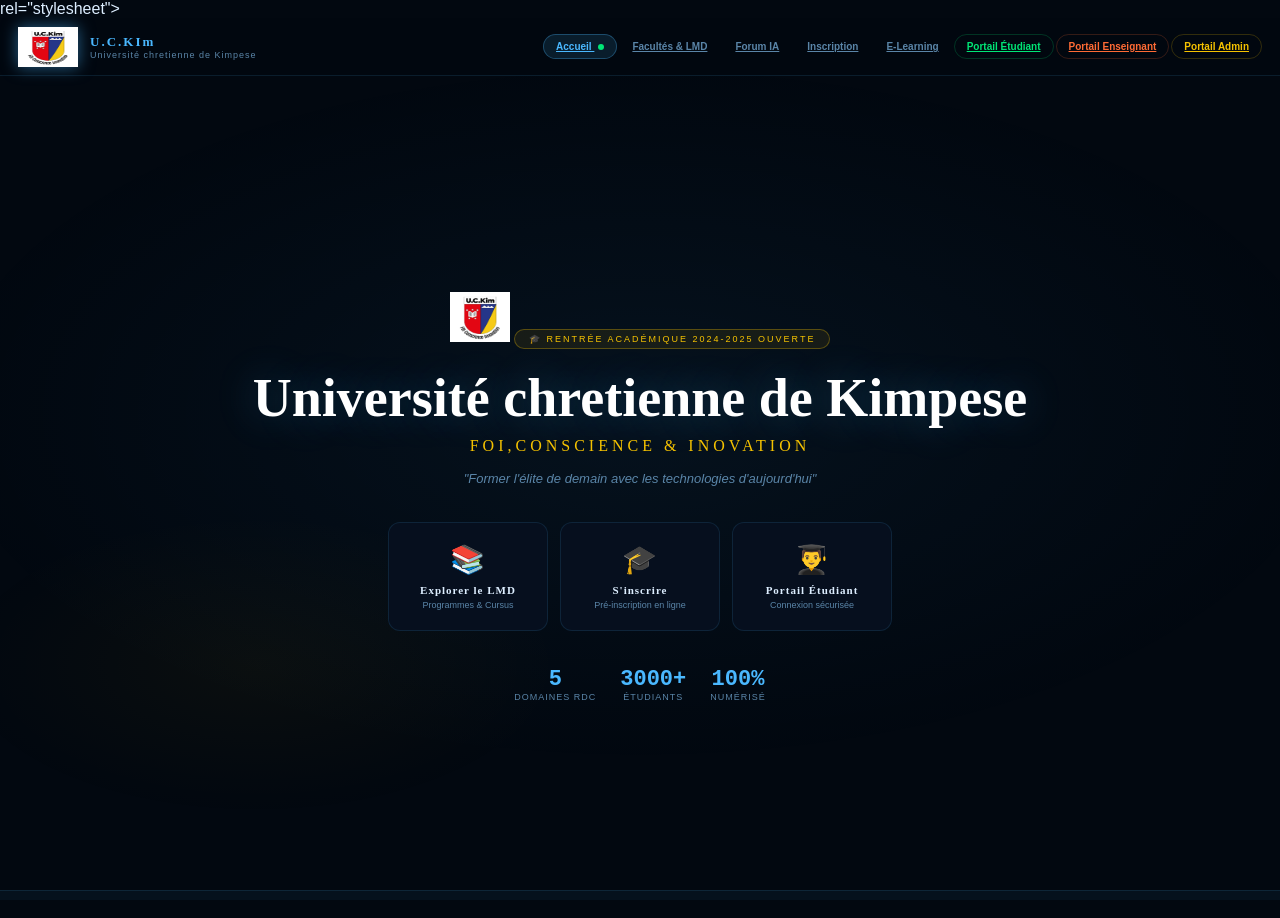
<file: html/index.html>
<!DOCTYPE html>
<html lang="fr">

<head>
    <meta charset="UTF-8">
    <meta name="viewport" content="width=device-width, initial-scale=1.0">
    <title>UCKIM — Excellence & Innovation</title>

    <!-- Fonts -->
    <link
       <link href="https://fonts.googleapis.com/css2?family=Poppins&display=swap" rel="stylesheet">
        rel="stylesheet">

    <!-- CSS -->
    <link rel="stylesheet" href="../css/main.css">
    <link rel="stylesheet" href="../css/header.css">
    <link rel="stylesheet" href="../css/components/buttons.css">
    <link rel="stylesheet" href="../css/pages/home.css">
</head>

<body>

    <!-- Animation Fond -->
    <canvas id="cvs"></canvas>

    <div class="app">
        <!-- TOPBAR -->
        <div class="topbar">
            <!-- Remplacer avec le chemin correct vers le logo dans assets/images -->
            <!-- <img src="../assets/images/logo_uckim.png" alt="UCKIM Logo"> -->
            <!-- Image placeholder from original file -->
            <img src="../assets/icons/Logo-uckim.png" alt="Logo UCKim" width="60" height="55">
            <div class="topbar-t">
                <h1>U.C.KIm </h1>
                <p>Université chretienne de Kimpese</p>
            </div>

            <div class="nav-pills">
                <a href="index.html" class="npill on">Accueil <span class="notif-dot"></span></a>
                <a href="facultes.html" class="npill">Facultés & LMD</a>
                <a href="forum.html" class="npill">Forum IA</a>
                <a href="inscription.html" class="npill">Inscription</a>
                <a href="lernen.html" class="npill">E-Learning</a>
                <a href="portail-etudiant.html" class="npill np-student">Portail Étudiant</a>
                <a href="portail-enseignant.html" class="npill np-teacher">Portail Enseignant</a>
                <a href="portail-admin.html" class="npill np-admin">Portail Admin</a>
            </div>
        </div>

        <!-- MAIN PAGES CONTAINER -->
        <div class="pages">
            <!-- ACCUEIL -->
            <div id="page-accueil" class="page on">
                <div class="hero">
                    <div class="hero-bg"></div>
                    <div class="hero-inner">
                      <img src="../assets/icons/Logo-uckim.png" alt="Logo UCKim" width="60" height="50">
                        <div class="hero-badge">🎓 Rentrée Académique 2024-2025 Ouverte</div>
                        <h1>Université chretienne de Kimpese</span></h1>
                        <div class="hero-sub">Foi,Conscience & Inovation</div>
                        <div class="hero-devise">"Former l'élite de demain avec les technologies d'aujourd'hui"</div>

                        <div class="hero-cta">
                            <a href="facultes.html" style="text-decoration:none; color:inherit;">
                                <div class="cta-card">
                                    <div class="cta-icon">📚</div>
                                    <div class="cta-title">Explorer le LMD</div>
                                    <div class="cta-sub">Programmes & Cursus</div>
                                </div>
                            </a>
                            <a href="inscription.html" style="text-decoration:none; color:inherit;">
                                <div class="cta-card gold">
                                    <div class="cta-icon">🎓</div>
                                    <div class="cta-title">S'inscrire</div>
                                    <div class="cta-sub">Pré-inscription en ligne</div>
                                </div>
                            </a>
                            <a href="portail-etudiant.html" style="text-decoration:none; color:inherit;">
                                <div class="cta-card green">
                                    <div class="cta-icon">👨‍🎓</div>
                                    <div class="cta-title">Portail Étudiant</div>
                                    <div class="cta-sub">Connexion sécurisée</div>
                                </div>
                            </a>
                        </div>

                        <div class="hero-stats">
                            <div class="hstat">
                                <div class="hstat-val">5</div>
                                <div class="hstat-lbl">Domaines RDC</div>
                            </div>
                            <div class="hstat">
                                <div class="hstat-val">3000+</div>
                                <div class="hstat-lbl">Étudiants</div>
                            </div>
                            <div class="hstat">
                                <div class="hstat-val">100%</div>
                                <div class="hstat-lbl">Numérisé</div>
                            </div>
                        </div>
                    </div>

                    <div class="info-ticker">
                        <div class="ticker-label">FLASH INFO ⚡</div>
                        <div class="ticker-scroll">
                            <div class="ticker-inner">
                                · Nouveaux programmes LMD validés par le Ministère de l'ESU · Ouvertures des
                                inscriptions pour le Master en Cybersécurité · Conférence sur l'IA appliquée à
                                l'Agriculture ce vendredi · Paiement des frais académiques désormais possible via Mobile
                                Money ·
                            </div>
                        </div>
                    </div>
                </div>
            </div>
        </div>
    </div>

    <!-- JS -->
    <script src="../js/main.js"></script>
</body>

</html>
</file>
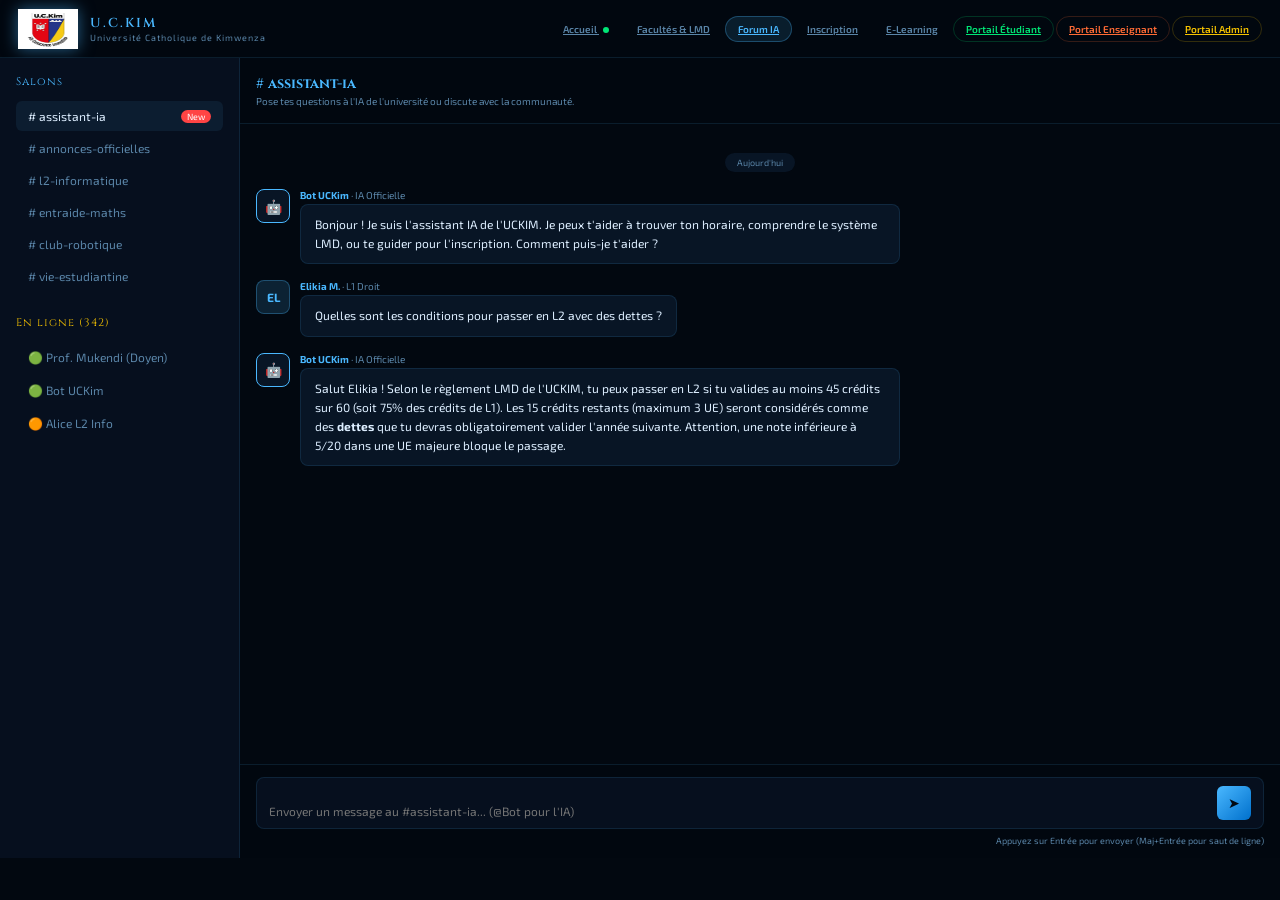
<file: html/forum.html>
<!DOCTYPE html>
<html lang="fr">
<head>
    <meta charset="UTF-8">
    <meta name="viewport" content="width=device-width, initial-scale=1.0">
    <title>Forum & Assistant IA — UCKIM</title>
    
    <!-- Fonts -->
    <link href="https://fonts.googleapis.com/css2?family=Cinzel:wght@500;600;700;900&family=Exo+2:ital,wght@0,300;0,400;0,600;0,700;1,400&family=Space+Mono:ital,wght@0,400;0,700;1,400&display=swap" rel="stylesheet">
    
    <!-- CSS -->
    <link rel="stylesheet" href="../css/main.css">
    <link rel="stylesheet" href="../css/header.css">
    <link rel="stylesheet" href="../css/components/badges.css">
    <link rel="stylesheet" href="../css/pages/forum.css">
</head>
<body>

    <!-- Animation Fond -->
    <canvas id="cvs"></canvas>

    <div class="app">
        <!-- TOPBAR -->
        <div class="topbar">
            <!-- <img src="../assets/images/logo_uckim.png" alt="UCKIM Logo"> -->
           <img src="../assets/icons/Logo-uckim.png" alt="Logo UCKim" width="60" height="50">
            <div class="topbar-t">
                <h1>U.C.KIM</h1>
                <p>Université Catholique de Kimwenza</p>
            </div>
            
            <div class="nav-pills">
                <a href="index.html" class="npill">Accueil <span class="notif-dot"></span></a>
                <a href="facultes.html" class="npill">Facultés & LMD</a>
                <a href="forum.html" class="npill on">Forum IA</a>
                <a href="inscription.html" class="npill">Inscription</a>
                <a href="lernen.html" class="npill">E-Learning</a>
                <a href="portail-etudiant.html" class="npill np-student">Portail Étudiant</a>
                <a href="portail-enseignant.html" class="npill np-teacher">Portail Enseignant</a>
                <a href="portail-admin.html" class="npill np-admin">Portail Admin</a>
            </div>
        </div>

        <!-- MAIN PAGES CONTAINER -->
        <div class="pages">
            <!-- FORUM & ASSISTANT IA -->
            <div id="page-forum" class="page on" style="padding:0">
                <div class="forum-layout">
                    <!-- Sidebar -->
                    <div class="forum-sidebar">
                        <div style="font-family:'Cinzel',serif;font-size:11px;color:var(--p);margin-bottom:12px;letter-spacing:1px;">Salons</div>
                        <div class="channels">
                            <div class="ch on"># assistant-ia <span class="unread">New</span></div>
                            <div class="ch"># annonces-officielles</div>
                            <div class="ch"># l2-informatique</div>
                            <div class="ch"># entraide-maths</div>
                            <div class="ch"># club-robotique</div>
                            <div class="ch"># vie-estudiantine</div>
                        </div>
                        
                        <div style="font-family:'Cinzel',serif;font-size:11px;color:var(--gold);margin-top:24px;margin-bottom:12px;letter-spacing:1px;">En ligne (342)</div>
                        <div class="channels">
                            <div class="ch">🟢 Prof. Mukendi (Doyen)</div>
                            <div class="ch">🟢 Bot UCKim</div>
                            <div class="ch">🟠 Alice L2 Info</div>
                        </div>
                    </div>
                    
                    <!-- Main -->
                    <div class="forum-main">
                        <div style="padding:16px;border-bottom:1px solid var(--brd);background:rgba(2,8,16,.9);">
                            <h2 style="font-family:'Cinzel',serif;font-size:14px;color:var(--p);"># assistant-ia</h2>
                            <p style="font-size:10px;color:var(--muted);margin-top:2px;">Pose tes questions à l'IA de l'université ou discute avec la communauté.</p>
                        </div>
                        
                        <div class="forum-messages" id="forumMsgs">
                            <!-- Msg Système -->
                            <div style="text-align:center;margin:10px 0 20px;">
                                <span style="font-size:9px;color:var(--muted);background:var(--panel);padding:4px 12px;border-radius:12px;">Aujourd'hui</span>
                            </div>
                            
                            <!-- Msg IA -->
                            <div class="fmsg">
                                <div class="fmsg-av ai">🤖</div>
                                <div class="fmsg-body">
                                    <div class="name"><strong>Bot UCKim</strong> · IA Officielle</div>
                                    <div class="text">Bonjour ! Je suis l'assistant IA de l'UCKIM. Je peux t'aider à trouver ton horaire, comprendre le système LMD, ou te guider pour l'inscription. Comment puis-je t'aider ?</div>
                                </div>
                            </div>
                            
                            <div class="fmsg user">
                                <div class="fmsg-av user">EL</div>
                                <div class="fmsg-body">
                                    <div class="name"><strong>Elikia M.</strong> · L1 Droit</div>
                                    <div class="text">Quelles sont les conditions pour passer en L2 avec des dettes ?</div>
                                </div>
                            </div>
                            
                            <div class="fmsg">
                                <div class="fmsg-av ai">🤖</div>
                                <div class="fmsg-body">
                                    <div class="name"><strong>Bot UCKim</strong> · IA Officielle</div>
                                    <div class="text">Salut Elikia ! Selon le règlement LMD de l'UCKIM, tu peux passer en L2 si tu valides au moins 45 crédits sur 60 (soit 75% des crédits de L1). Les 15 crédits restants (maximum 3 UE) seront considérés comme des <strong>dettes</strong> que tu devras obligatoirement valider l'année suivante. Attention, une note inférieure à 5/20 dans une UE majeure bloque le passage.</div>
                                </div>
                            </div>
                        </div>
                        
                        <div class="forum-input-area">
                            <div class="forum-input-wrap">
                                <textarea id="forumInput" rows="1" placeholder="Envoyer un message au #assistant-ia... (@Bot pour l'IA)"></textarea>
                                <button class="send-btn" onclick="sendForumMsg()">➤</button>
                            </div>
                            <div style="font-size:9px;color:var(--muted);margin-top:6px;text-align:right;">Appuyez sur Entrée pour envoyer (Maj+Entrée pour saut de ligne)</div>
                        </div>
                    </div>
                </div>
            </div>
        </div>
    </div>

    <!-- JS -->
    <script src="../js/pages/forum.js"></script>
    <script src="../js/main.js"></script>
</body>
</html>
</file>
<file: css/main.css>
:root{
  --bg:#020810;--card:#060f1e;--panel:#081525;
  --p:#4ab8ff;--pg:rgba(74,184,255,.18);
  --gold:#f5c200;--gg:rgba(245,194,0,.15);
  --green:#00e676;--red:#ff4444;--orange:#ff9800;
  --txt:#ddeeff;--muted:#5a85a8;--brd:rgba(74,184,255,.12);
  --accent:#ff6b35;
}
*,*::before,*::after{margin:0;padding:0;box-sizing:border-box;}
html,body{height:100%;overflow:hidden;background:var(--bg);color:var(--txt);font-family:'Exo 2',sans-serif;}
#cvs{position:fixed;inset:0;z-index:0;pointer-events:none;}
/* ========== APP SHELL ========== */
.app{position:relative;z-index:1;display:flex;flex-direction:column;height:100vh;}
/* ========== PAGES ========== */
.pages{flex:1;overflow:hidden;position:relative;}
.page{position:absolute;inset:0;overflow-y:auto;padding:24px;display:none;}
.page.on{display:block;}
.page::-webkit-scrollbar{width:3px;}
.page::-webkit-scrollbar-thumb{background:var(--p);border-radius:2px;}
</file>
<file: css/header.css>
/* ========== TOPBAR ========== */
.topbar {
  background: rgba(2, 8, 16, .97);
  border-bottom: 1px solid var(--brd);
  padding: 0 18px;
  height: 58px;
  display: flex;
  align-items: center;
  gap: 12px;
  flex-shrink: 0;
  backdrop-filter: blur(20px);
}

.topbar img {
  height: 40px;
  filter: drop-shadow(0 0 8px rgba(74, 184, 255, .5));
}

.topbar-t h1 {
  font-family: 'Cinzel', serif;
  font-size: 13px;
  font-weight: 600;
  color: var(--p);
  letter-spacing: 2px;
}

.topbar-t p {
  font-size: 9px;
  color: var(--muted);
  letter-spacing: 1px;
}

.nav-pills {
  display: flex;
  gap: 2px;
  margin-left: auto;
  flex-wrap: nowrap;
  overflow-x: auto;
}

.nav-pills::-webkit-scrollbar {
  display: none;
}

.npill {
  padding: 6px 12px;
  border-radius: 20px;
  font-family: 'Exo 2', sans-serif;
  font-size: 10px;
  font-weight: 600;
  cursor: pointer;
  border: 1px solid transparent;
  transition: all .2s;
  color: var(--muted);
  white-space: nowrap;
}

.npill:hover {
  color: var(--txt);
}

.npill.on {
  background: rgba(74, 184, 255, .12);
  border-color: rgba(74, 184, 255, .3);
  color: var(--p);
}

.npill.np-admin {
  border-color: rgba(245, 194, 0, .2);
  color: var(--gold);
}

.npill.np-admin.on {
  background: rgba(245, 194, 0, .1);
  border-color: var(--gold);
  color: var(--gold);
}

.npill.np-student {
  border-color: rgba(0, 230, 118, .2);
  color: var(--green);
}

.npill.np-student.on {
  background: rgba(0, 230, 118, .1);
  border-color: var(--green);
  color: var(--green);
}

.npill.np-teacher {
  border-color: rgba(255, 107, 53, .2);
  color: var(--accent);
}

.npill.np-teacher.on {
  background: rgba(255, 107, 53, .1);
  border-color: var(--accent);
  color: var(--accent);
}

.notif-dot {
  width: 6px;
  height: 6px;
  background: var(--green);
  border-radius: 50%;
  display: inline-block;
  margin-left: 4px;
  animation: pd 2s infinite;
}

@keyframes pd {

  0%,
  100% {
    opacity: 1
  }

  50% {
    opacity: .3
  }
}

@media(max-width:768px) {
  .nav-pills {
    gap: 1px;
  }

  .npill {
    padding: 5px 8px;
    font-size: 9px;
  }
}
</file>
<file: css/components/buttons.css>
.btn{
  background:linear-gradient(135deg,var(--p),#0070cc);color:var(--bg);
  padding:10px 22px;border-radius:6px;font-family:'Exo 2',sans-serif;
  font-size:11px;font-weight:700;letter-spacing:1px;border:none;cursor:pointer;
  transition:all .2s;display:inline-block;
}
.btn:hover{transform:translateY(-2px);box-shadow:0 4px 16px var(--pg);}
.btn-gold{background:linear-gradient(135deg,var(--gold),#cc9000);color:#000;}
.btn-green{background:linear-gradient(135deg,var(--green),#00b060);color:#000;}
.btn-red{background:rgba(255,68,68,.15);border:1px solid rgba(255,68,68,.3);color:var(--red);}
.btn-ghost{background:transparent;border:1px solid var(--brd);color:var(--muted);}
.btn-ghost:hover{border-color:var(--p);color:var(--p);transform:none;box-shadow:none;}
.btn-sm{padding:5px 14px;font-size:10px;}
</file>
<file: css/pages/home.css>
/* ========== PAGE ACCUEIL ========== */
#page-accueil{padding:0;overflow:hidden;}
.hero{
  height:100%;display:flex;flex-direction:column;align-items:center;justify-content:center;
  position:relative;text-align:center;padding:40px 20px;
}
.hero-bg{
  position:absolute;inset:0;z-index:0;
  background:radial-gradient(ellipse 80% 60% at 50% 40%,rgba(74,184,255,.06) 0%,transparent 70%),
             radial-gradient(ellipse 40% 30% at 20% 70%,rgba(245,194,0,.04) 0%,transparent 60%);
}
.hero-inner{position:relative;z-index:1;}
.hero-logo{
  width:100px;height:100px;border-radius:50%;
  border:2px solid rgba(74,184,255,.3);
  box-shadow:0 0 40px rgba(74,184,255,.2),0 0 80px rgba(74,184,255,.08);
  animation:logoGlow 3s ease-in-out infinite alternate;
  margin:0 auto 28px;display:block;object-fit:contain;
}
@keyframes logoGlow{
  from{box-shadow:0 0 30px rgba(74,184,255,.15),0 0 60px rgba(74,184,255,.06);}
  to{box-shadow:0 0 50px rgba(74,184,255,.35),0 0 100px rgba(74,184,255,.12);}
}
.hero-badge{
  display:inline-flex;align-items:center;gap:6px;
  background:rgba(245,194,0,.08);border:1px solid rgba(245,194,0,.3);
  border-radius:20px;padding:4px 14px;font-size:9px;color:var(--gold);
  letter-spacing:2px;text-transform:uppercase;margin-bottom:20px;
  animation:fadeDown .8s ease .2s both;
}
@keyframes fadeDown{from{opacity:0;transform:translateY(-12px)}to{opacity:1;transform:translateY(0)}}
.hero h1{
  font-family:'Cinzel',serif;font-size:clamp(24px,5vw,54px);font-weight:900;
  color:#fff;line-height:1.1;margin-bottom:8px;
  animation:fadeDown .8s ease .4s both;
  text-shadow:0 0 40px rgba(74,184,255,.3);
}
.hero h1 span{color:var(--p);}
.hero-sub{
  font-family:'Cinzel',serif;font-size:clamp(11px,1.5vw,16px);
  color:var(--gold);letter-spacing:4px;text-transform:uppercase;
  margin-bottom:16px;animation:fadeDown .8s ease .5s both;
}
.hero-devise{
  font-size:13px;color:var(--muted);font-style:italic;
  margin-bottom:36px;animation:fadeDown .8s ease .6s both;
}
.hero-cta{display:flex;gap:12px;justify-content:center;flex-wrap:wrap;animation:fadeDown .8s ease .7s both;}
.cta-card{
  background:var(--card);border:1px solid var(--brd);border-radius:12px;
  padding:20px 28px;cursor:pointer;transition:all .3s;text-align:center;
  min-width:160px;position:relative;overflow:hidden;
}
.cta-card::before{
  content:'';position:absolute;inset:0;
  background:linear-gradient(135deg,transparent,rgba(74,184,255,.04));
  opacity:0;transition:.3s;
}
.cta-card:hover{border-color:rgba(74,184,255,.4);transform:translateY(-4px);box-shadow:0 8px 30px rgba(74,184,255,.1);}
.cta-card:hover::before{opacity:1;}
.cta-card.gold:hover{border-color:rgba(245,194,0,.4);box-shadow:0 8px 30px rgba(245,194,0,.1);}
.cta-card.green:hover{border-color:rgba(0,230,118,.4);box-shadow:0 8px 30px rgba(0,230,118,.1);}
.cta-card.accent:hover{border-color:rgba(255,107,53,.4);box-shadow:0 8px 30px rgba(255,107,53,.1);}
.cta-icon{font-size:28px;margin-bottom:8px;display:block;}
.cta-title{font-family:'Cinzel',serif;font-size:11px;font-weight:600;color:var(--txt);letter-spacing:1px;}
.cta-sub{font-size:9px;color:var(--muted);margin-top:4px;}

.hero-stats{
  display:flex;gap:24px;justify-content:center;margin-top:36px;
  flex-wrap:wrap;animation:fadeDown .8s ease .9s both;
}
.hstat{text-align:center;}
.hstat-val{font-family:'Space Mono',monospace;font-size:22px;font-weight:700;color:var(--p);}
.hstat-lbl{font-size:9px;color:var(--muted);letter-spacing:1px;text-transform:uppercase;}

/* Ticker info */
.info-ticker{
  position:absolute;bottom:0;left:0;right:0;
  background:rgba(74,184,255,.05);border-top:1px solid var(--brd);
  padding:8px 24px;display:flex;align-items:center;gap:16px;
  font-size:10px;color:var(--muted);overflow:hidden;
}
.ticker-label{color:var(--gold);font-weight:700;font-size:9px;letter-spacing:1px;white-space:nowrap;}
.ticker-scroll{flex:1;overflow:hidden;white-space:nowrap;}
.ticker-inner{display:inline-block;animation:tickerMove 30s linear infinite;}
@keyframes tickerMove{from{transform:translateX(100%)}to{transform:translateX(-100%)};}

@media(max-width:768px){
  .hero h1{font-size:28px;}
}
</file>
<file: css/components/badges.css>
.badge{padding:2px 8px;border-radius:8px;font-size:9px;font-weight:700;font-family:'Space Mono',monospace;}
.b-green{background:rgba(0,230,118,.1);color:var(--green);}
.b-blue{background:rgba(74,184,255,.1);color:var(--p);}
.b-gold{background:rgba(245,194,0,.1);color:var(--gold);}
.b-red{background:rgba(255,68,68,.1);color:var(--red);}
.b-orange{background:rgba(255,152,0,.1);color:var(--orange);}
</file>
<file: css/pages/forum.css>
/* ========== FORUM ========== */
.forum-layout{display:grid;grid-template-columns:240px 1fr;gap:0;height:calc(100vh - 100px);}
.forum-sidebar{background:var(--card);border-right:1px solid var(--brd);overflow-y:auto;padding:16px;}
.forum-main{display:flex;flex-direction:column;overflow:hidden;}
.channels .ch{padding:8px 12px;border-radius:6px;cursor:pointer;font-size:12px;transition:all .2s;display:flex;align-items:center;gap:8px;color:var(--muted);margin-bottom:2px;}
.channels .ch:hover,.channels .ch.on{background:rgba(74,184,255,.08);color:var(--txt);}
.channels .ch .unread{margin-left:auto;background:var(--red);color:#fff;font-size:9px;padding:1px 6px;border-radius:8px;}
.forum-messages{flex:1;overflow-y:auto;padding:16px;}
.fmsg{display:flex;gap:10px;margin-bottom:16px;animation:mi .3s ease;}
@keyframes mi{from{opacity:0;transform:translateY(8px)}to{opacity:1;transform:translateY(0)}}
.fmsg-av{width:34px;height:34px;border-radius:8px;display:flex;align-items:center;justify-content:center;font-size:14px;flex-shrink:0;}
.fmsg-av.ai{background:var(--panel);border:1px solid var(--p);}
.fmsg-av.user{background:rgba(74,184,255,.15);border:1px solid rgba(74,184,255,.3);font-size:12px;color:var(--p);font-weight:700;}
.fmsg-body .name{font-size:10px;color:var(--muted);margin-bottom:3px;}
.fmsg-body .name strong{color:var(--p);}
.fmsg-body .text{background:var(--panel);border:1px solid var(--brd);border-radius:8px;padding:10px 14px;font-size:12px;line-height:1.6;max-width:600px;}
.fmsg-body .text.ai-msg{border-color:rgba(74,184,255,.2);background:rgba(8,21,37,.8);}
.forum-input-area{background:rgba(2,8,16,.98);border-top:1px solid var(--brd);padding:12px 16px;}
.forum-input-wrap{display:flex;gap:8px;align-items:flex-end;background:var(--card);border:1px solid var(--brd);border-radius:8px;padding:8px 12px;}
.forum-input-wrap:focus-within{border-color:var(--p);}
#forumInput{flex:1;background:none;border:none;outline:none;color:var(--txt);font-size:12px;font-family:'Exo 2',sans-serif;resize:none;max-height:80px;line-height:1.5;}
.send-btn{width:34px;height:34px;border-radius:6px;background:linear-gradient(135deg,var(--p),#0070cc);border:none;color:var(--bg);cursor:pointer;font-size:14px;display:flex;align-items:center;justify-content:center;transition:all .2s;flex-shrink:0;}
.send-btn:hover{transform:translateY(-2px);}

@media(max-width:768px){
  .forum-layout{grid-template-columns:1fr;}
}
</file>
